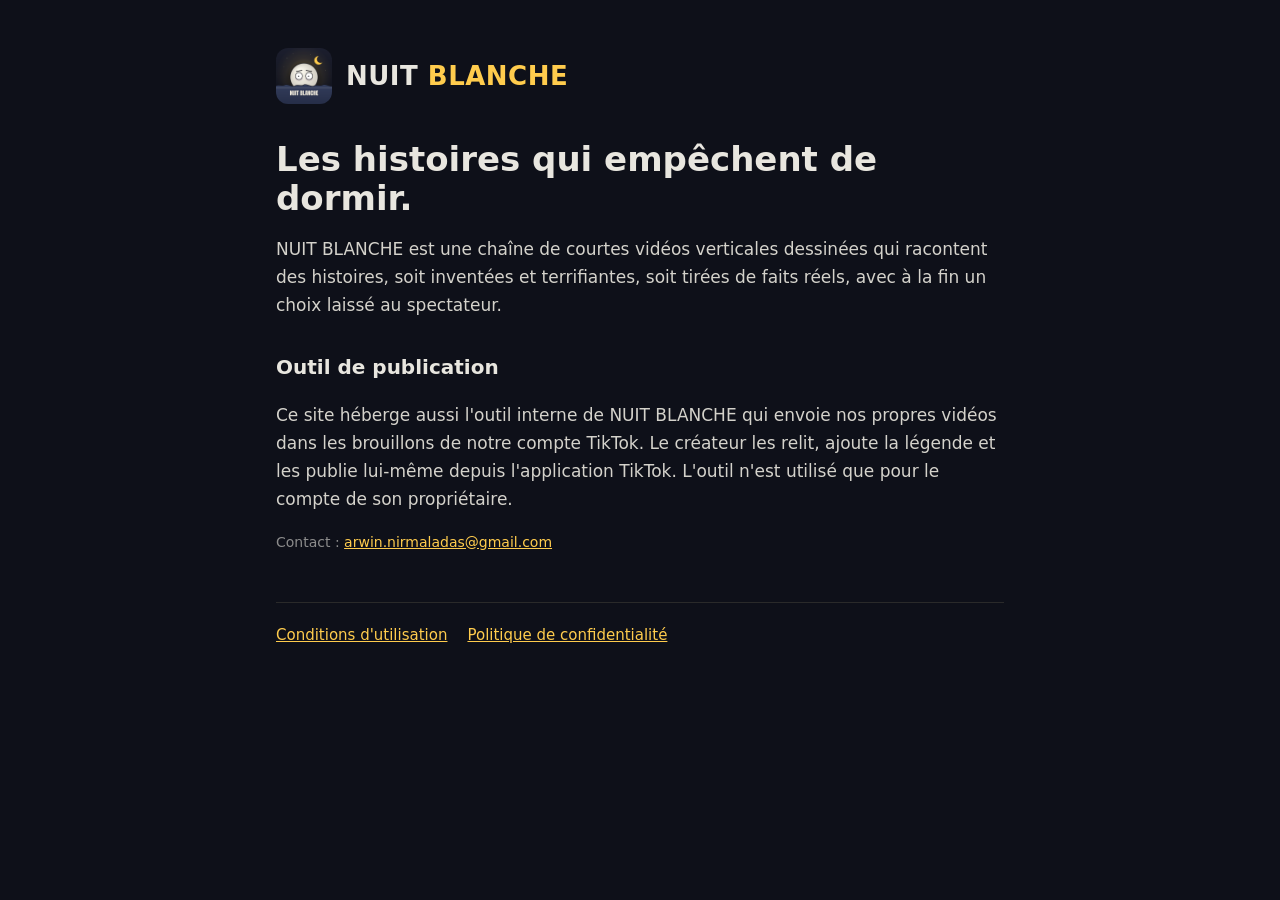
<file: index.html>
<!doctype html>
<html lang="fr">
<head>
<meta charset="utf-8">
<meta name="viewport" content="width=device-width, initial-scale=1">
<title>NUIT BLANCHE — histoires terrifiantes ou vraies</title>
<meta name="description" content="NUIT BLANCHE publie de courtes histoires en vidéo, terrifiantes ou tirées de la vraie vie.">
<link rel="icon" href="favicon.png">
<link rel="stylesheet" href="style.css">
</head>
<body>
<main>
  <header><img src="icon.png" alt="Logo NUIT BLANCHE"><a href="./">NUIT <span>BLANCHE</span></a></header>
  <h1>Les histoires qui empêchent de dormir.</h1>
  <p>NUIT BLANCHE est une chaîne de courtes vidéos verticales dessinées qui racontent des histoires, soit inventées et terrifiantes, soit tirées de faits réels, avec à la fin un choix laissé au spectateur.</p>
  <h2>Outil de publication</h2>
  <p>Ce site héberge aussi l'outil interne de NUIT BLANCHE qui envoie nos propres vidéos dans les brouillons de notre compte TikTok. Le créateur les relit, ajoute la légende et les publie lui-même depuis l'application TikTok. L'outil n'est utilisé que pour le compte de son propriétaire.</p>
  <p class="mut">Contact : <a href="mailto:arwin.nirmaladas@gmail.com">arwin.nirmaladas@gmail.com</a></p>
  <nav><a href="terms.html">Conditions d'utilisation</a><a href="privacy.html">Politique de confidentialité</a></nav>
</main>
</body>
</html>
</file>
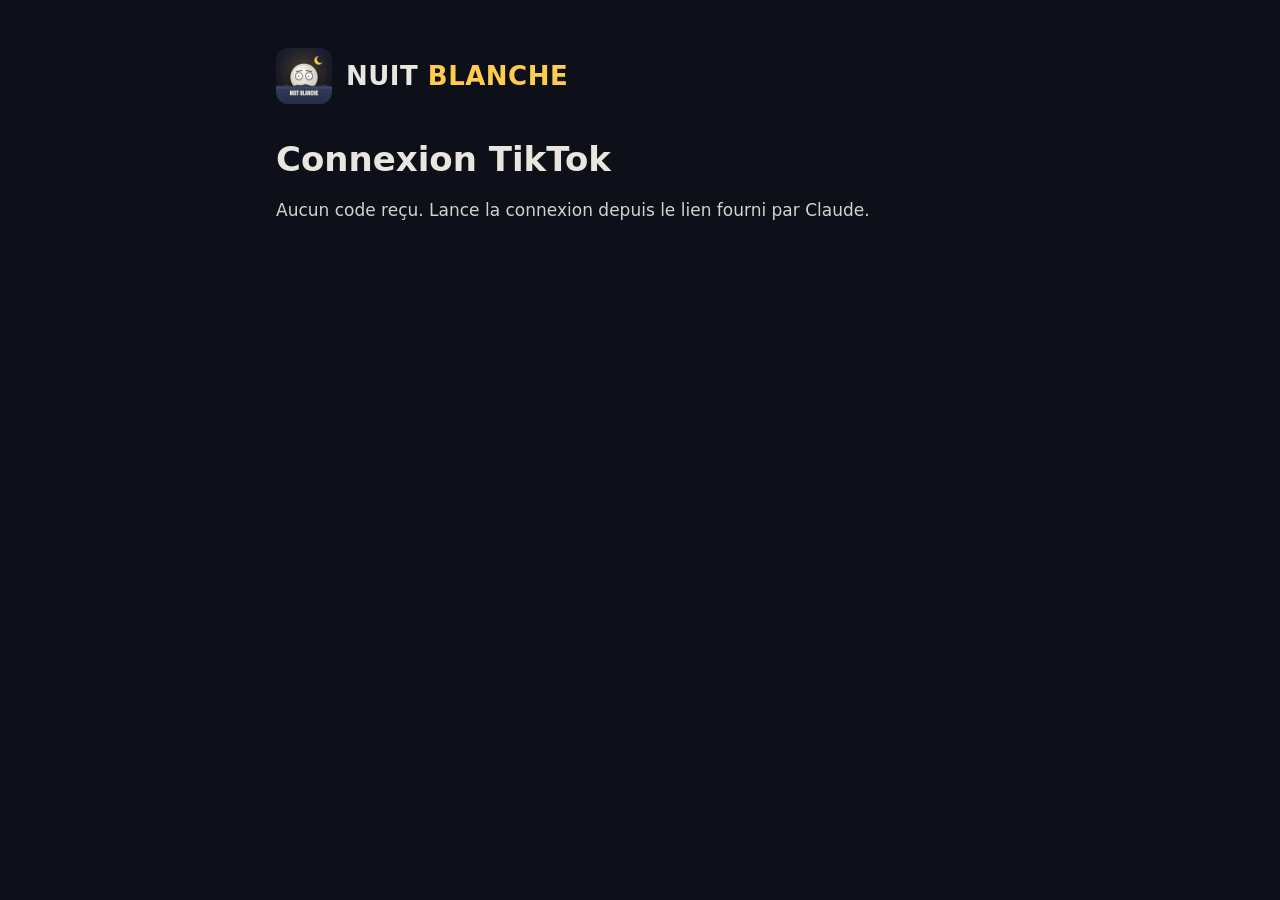
<file: callback.html>
<!doctype html>
<html lang="fr">
<head>
<meta charset="utf-8">
<meta name="viewport" content="width=device-width, initial-scale=1">
<meta name="robots" content="noindex">
<title>Connexion TikTok — NUIT BLANCHE</title>
<link rel="icon" href="favicon.png">
<link rel="stylesheet" href="style.css">
</head>
<body>
<main>
  <header><img src="icon.png" alt="Logo NUIT BLANCHE"><a href="./">NUIT <span>BLANCHE</span></a></header>
  <h1 id="t">Connexion TikTok</h1>
  <p id="msg">Lecture de la réponse de TikTok…</p>
  <div class="box" id="box" hidden><span id="code" class="code"></span></div>
  <p><button id="copy" hidden>Copier le code</button></p>
  <p class="mut" id="hint" hidden>Ce code expire au bout de quelques minutes. Envoie-le tout de suite dans la conversation avec Claude, qui finira la connexion.</p>
</main>
<script>
  const q = new URLSearchParams(location.search);
  const code = q.get('code'), err = q.get('error'), desc = q.get('error_description');
  const msg = document.getElementById('msg');
  if (code) {
    document.getElementById('t').textContent = 'Autorisation reçue ✔';
    msg.textContent = 'Voici ton code d’autorisation :';
    document.getElementById('code').textContent = code;
    ['box', 'copy', 'hint'].forEach(id => document.getElementById(id).hidden = false);
    document.getElementById('copy').onclick = () => {
      navigator.clipboard.writeText(code).then(() => { document.getElementById('copy').textContent = 'Copié ✔'; }, () => {});
    };
  } else if (err) {
    document.getElementById('t').textContent = 'Autorisation refusée';
    msg.textContent = 'TikTok a renvoyé : ' + err + (desc ? ' — ' + desc : '');
  } else {
    msg.textContent = 'Aucun code reçu. Lance la connexion depuis le lien fourni par Claude.';
  }
</script>
</body>
</html>
</file>
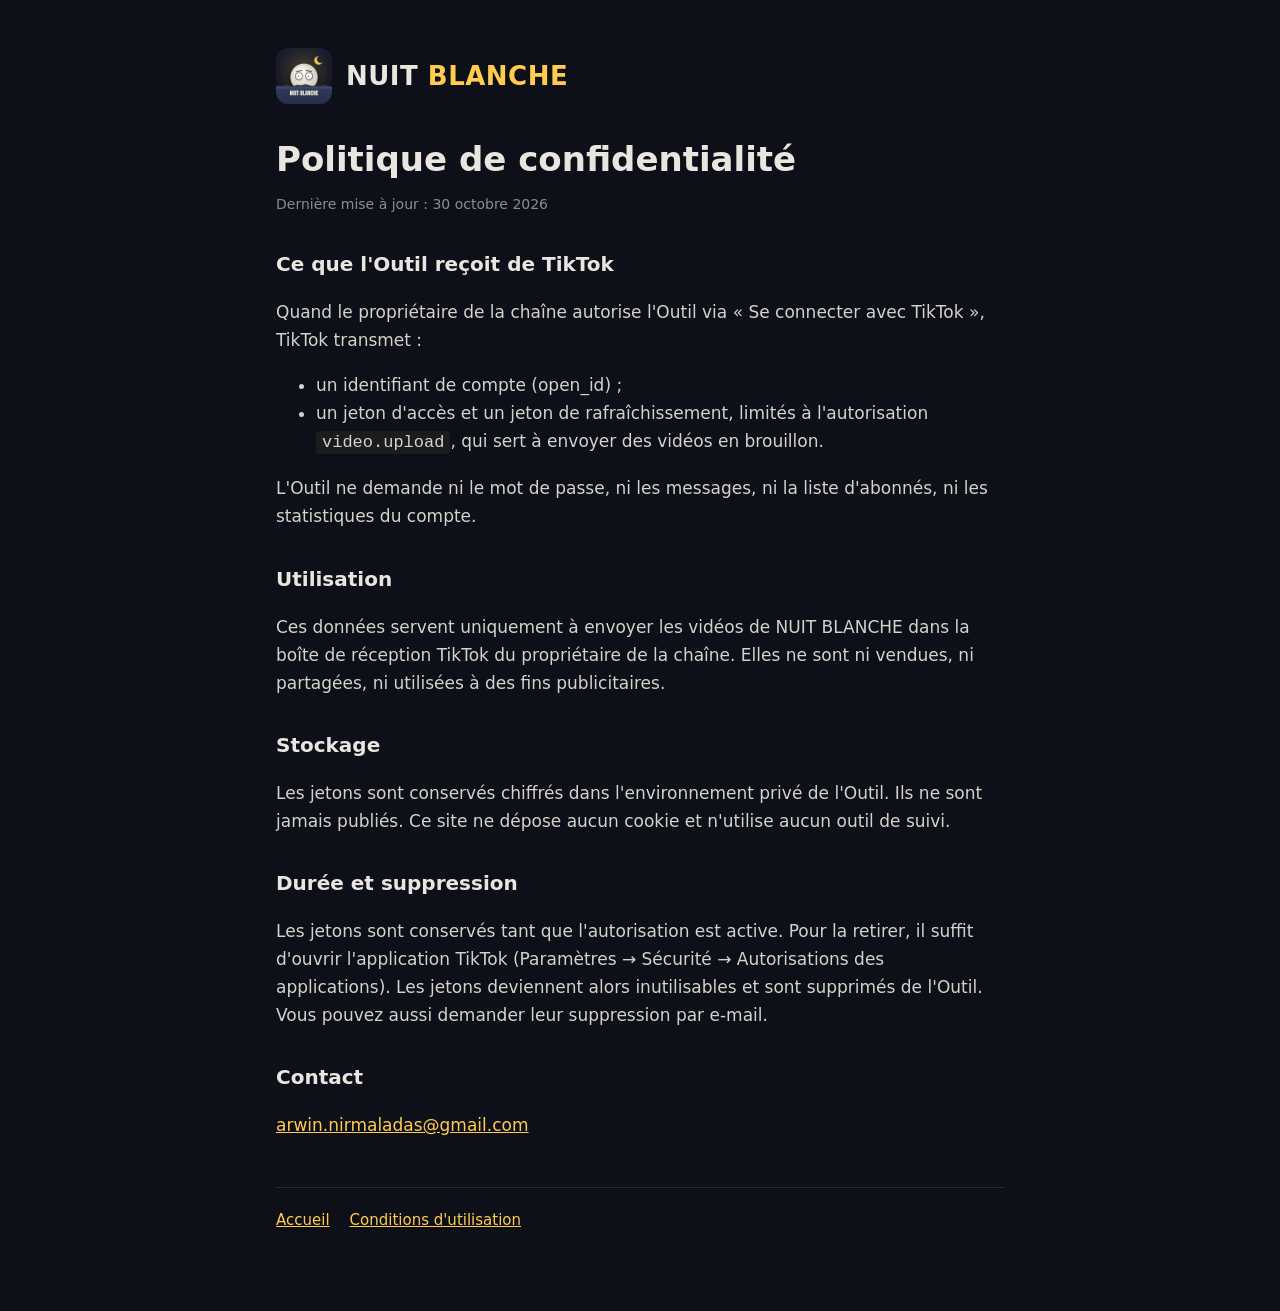
<file: privacy.html>
<!doctype html>
<html lang="fr">
<head>
<meta charset="utf-8">
<meta name="viewport" content="width=device-width, initial-scale=1">
<title>Politique de confidentialité — NUIT BLANCHE</title>
<link rel="icon" href="favicon.png">
<link rel="stylesheet" href="style.css">
</head>
<body>
<main>
  <header><img src="icon.png" alt="Logo NUIT BLANCHE"><a href="./">NUIT <span>BLANCHE</span></a></header>
  <h1>Politique de confidentialité</h1>
  <p class="mut">Dernière mise à jour : 30 octobre 2026</p>

  <h2>Ce que l'Outil reçoit de TikTok</h2>
  <p>Quand le propriétaire de la chaîne autorise l'Outil via « Se connecter avec TikTok », TikTok transmet :</p>
  <ul>
    <li>un identifiant de compte (open_id) ;</li>
    <li>un jeton d'accès et un jeton de rafraîchissement, limités à l'autorisation <code>video.upload</code>, qui sert à envoyer des vidéos en brouillon.</li>
  </ul>
  <p>L'Outil ne demande ni le mot de passe, ni les messages, ni la liste d'abonnés, ni les statistiques du compte.</p>

  <h2>Utilisation</h2>
  <p>Ces données servent uniquement à envoyer les vidéos de NUIT BLANCHE dans la boîte de réception TikTok du propriétaire de la chaîne. Elles ne sont ni vendues, ni partagées, ni utilisées à des fins publicitaires.</p>

  <h2>Stockage</h2>
  <p>Les jetons sont conservés chiffrés dans l'environnement privé de l'Outil. Ils ne sont jamais publiés. Ce site ne dépose aucun cookie et n'utilise aucun outil de suivi.</p>

  <h2>Durée et suppression</h2>
  <p>Les jetons sont conservés tant que l'autorisation est active. Pour la retirer, il suffit d'ouvrir l'application TikTok (Paramètres → Sécurité → Autorisations des applications). Les jetons deviennent alors inutilisables et sont supprimés de l'Outil. Vous pouvez aussi demander leur suppression par e-mail.</p>

  <h2>Contact</h2>
  <p><a href="mailto:arwin.nirmaladas@gmail.com">arwin.nirmaladas@gmail.com</a></p>

  <nav><a href="./">Accueil</a><a href="terms.html">Conditions d'utilisation</a></nav>
</main>
</body>
</html>
</file>
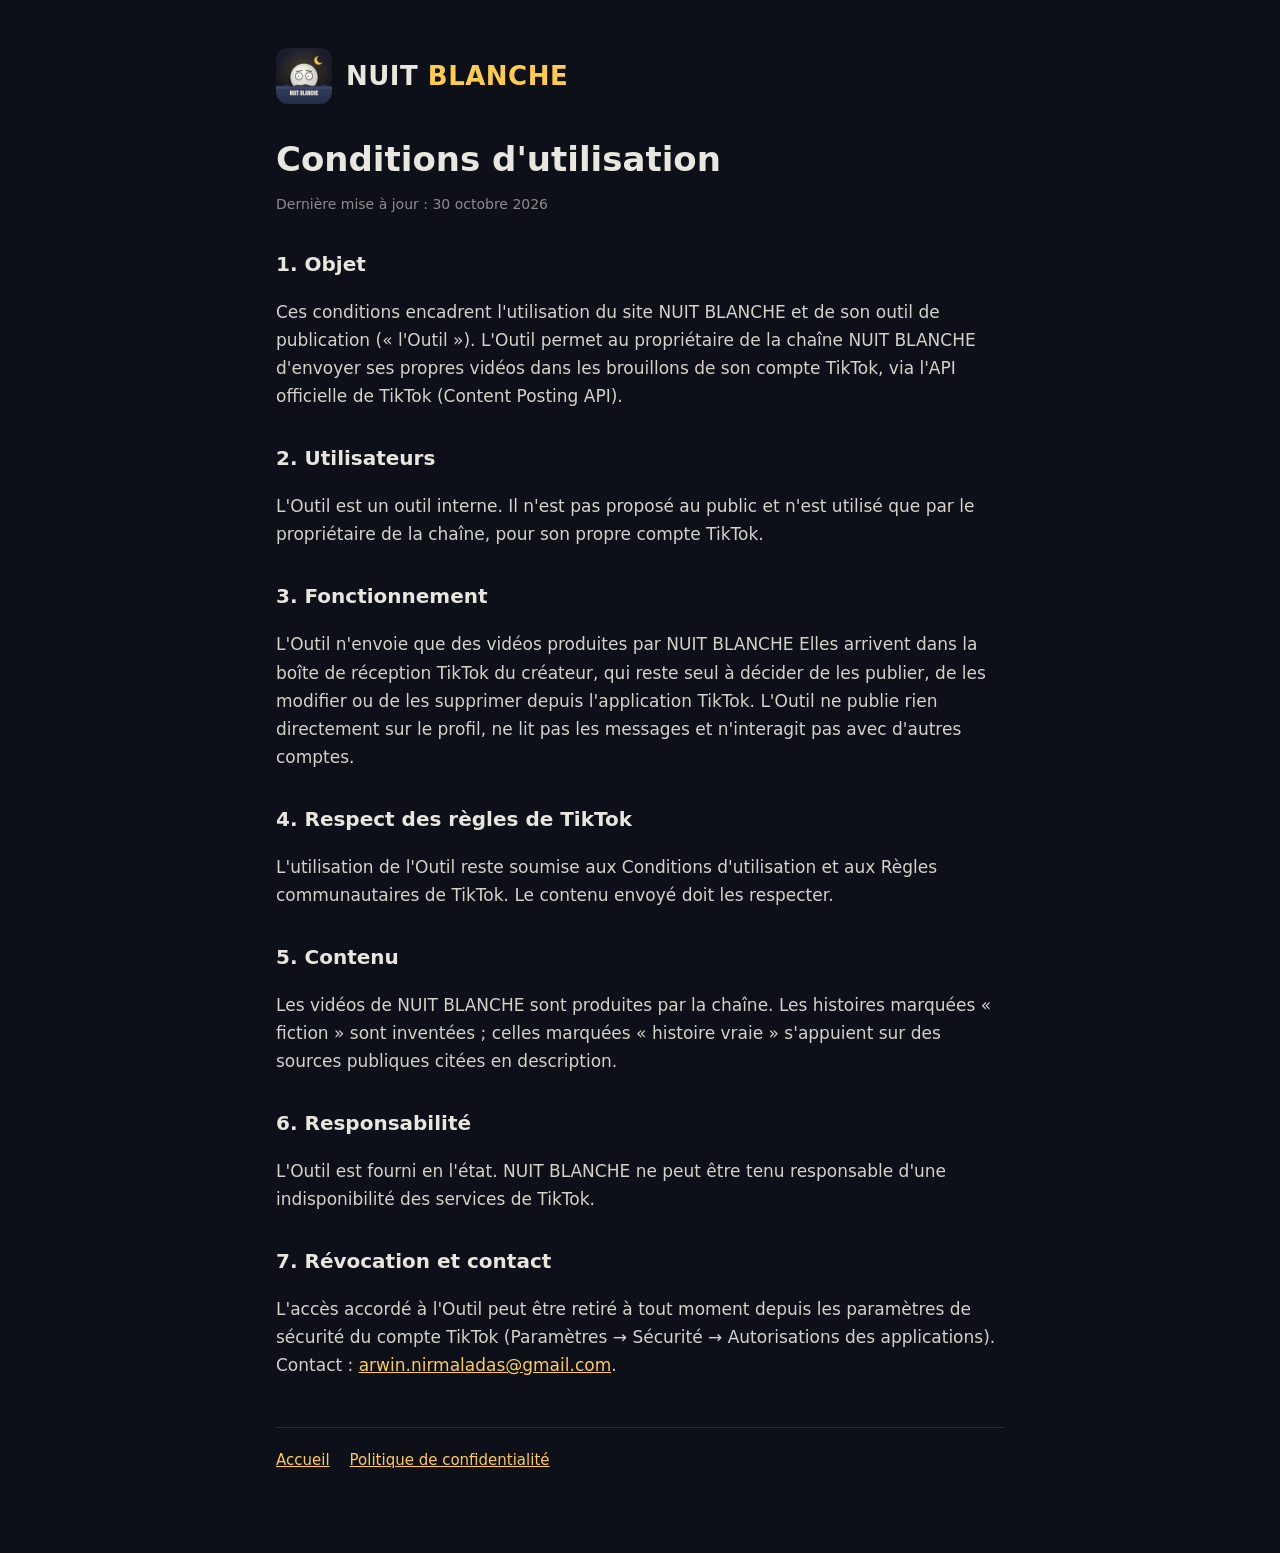
<file: terms.html>
<!doctype html>
<html lang="fr">
<head>
<meta charset="utf-8">
<meta name="viewport" content="width=device-width, initial-scale=1">
<title>Conditions d'utilisation — NUIT BLANCHE</title>
<link rel="icon" href="favicon.png">
<link rel="stylesheet" href="style.css">
</head>
<body>
<main>
  <header><img src="icon.png" alt="Logo NUIT BLANCHE"><a href="./">NUIT <span>BLANCHE</span></a></header>
  <h1>Conditions d'utilisation</h1>
  <p class="mut">Dernière mise à jour : 30 octobre 2026</p>

  <h2>1. Objet</h2>
  <p>Ces conditions encadrent l'utilisation du site NUIT BLANCHE et de son outil de publication (« l'Outil »). L'Outil permet au propriétaire de la chaîne NUIT BLANCHE d'envoyer ses propres vidéos dans les brouillons de son compte TikTok, via l'API officielle de TikTok (Content Posting API).</p>

  <h2>2. Utilisateurs</h2>
  <p>L'Outil est un outil interne. Il n'est pas proposé au public et n'est utilisé que par le propriétaire de la chaîne, pour son propre compte TikTok.</p>

  <h2>3. Fonctionnement</h2>
  <p>L'Outil n'envoie que des vidéos produites par NUIT BLANCHE Elles arrivent dans la boîte de réception TikTok du créateur, qui reste seul à décider de les publier, de les modifier ou de les supprimer depuis l'application TikTok. L'Outil ne publie rien directement sur le profil, ne lit pas les messages et n'interagit pas avec d'autres comptes.</p>

  <h2>4. Respect des règles de TikTok</h2>
  <p>L'utilisation de l'Outil reste soumise aux Conditions d'utilisation et aux Règles communautaires de TikTok. Le contenu envoyé doit les respecter.</p>

  <h2>5. Contenu</h2>
  <p>Les vidéos de NUIT BLANCHE sont produites par la chaîne. Les histoires marquées « fiction » sont inventées ; celles marquées « histoire vraie » s'appuient sur des sources publiques citées en description.</p>

  <h2>6. Responsabilité</h2>
  <p>L'Outil est fourni en l'état. NUIT BLANCHE ne peut être tenu responsable d'une indisponibilité des services de TikTok.</p>

  <h2>7. Révocation et contact</h2>
  <p>L'accès accordé à l'Outil peut être retiré à tout moment depuis les paramètres de sécurité du compte TikTok (Paramètres → Sécurité → Autorisations des applications). Contact : <a href="mailto:arwin.nirmaladas@gmail.com">arwin.nirmaladas@gmail.com</a>.</p>

  <nav><a href="./">Accueil</a><a href="privacy.html">Politique de confidentialité</a></nav>
</main>
</body>
</html>
</file>
<file: style.css>
:root { --bg: #0e1019; --ink: #e8e6df; --mut: #8c8c8c; --acc: #ffcc4d; }
* { box-sizing: border-box; }
body { margin: 0; background: var(--bg); color: var(--ink); font: 17px/1.65 system-ui, -apple-system, "Segoe UI", Roboto, sans-serif; }
main { max-width: 760px; margin: 0 auto; padding: 48px 16px 80px; }
header { display: flex; align-items: center; gap: 14px; margin-bottom: 36px; }
header img { width: 56px; height: 56px; border-radius: 12px; }
header a { color: var(--ink); text-decoration: none; font-weight: 800; font-size: 26px; letter-spacing: .5px; }
header a span { color: var(--acc); }
h1 { font-size: 34px; line-height: 1.15; margin: 0 0 8px; }
h2 { font-size: 20px; margin: 32px 0 6px; }
p, li { color: #d4d2cb; }
a { color: var(--acc); }
.mut { color: var(--mut); font-size: 14px; }
nav { margin-top: 48px; padding-top: 20px; border-top: 1px solid #2a2a2a; display: flex; gap: 20px; flex-wrap: wrap; font-size: 15px; }
code, .code { font-family: ui-monospace, Menlo, Consolas, monospace; background: #1c1c1e; padding: 2px 6px; border-radius: 4px; }
.box { background: #1a1a1c; border: 1px solid #2c2c2e; border-radius: 12px; padding: 20px; margin: 20px 0; word-break: break-all; }
button { background: var(--acc); color: #111; border: 0; border-radius: 8px; padding: 10px 18px; font-weight: 700; font-size: 16px; cursor: pointer; }
</file>
